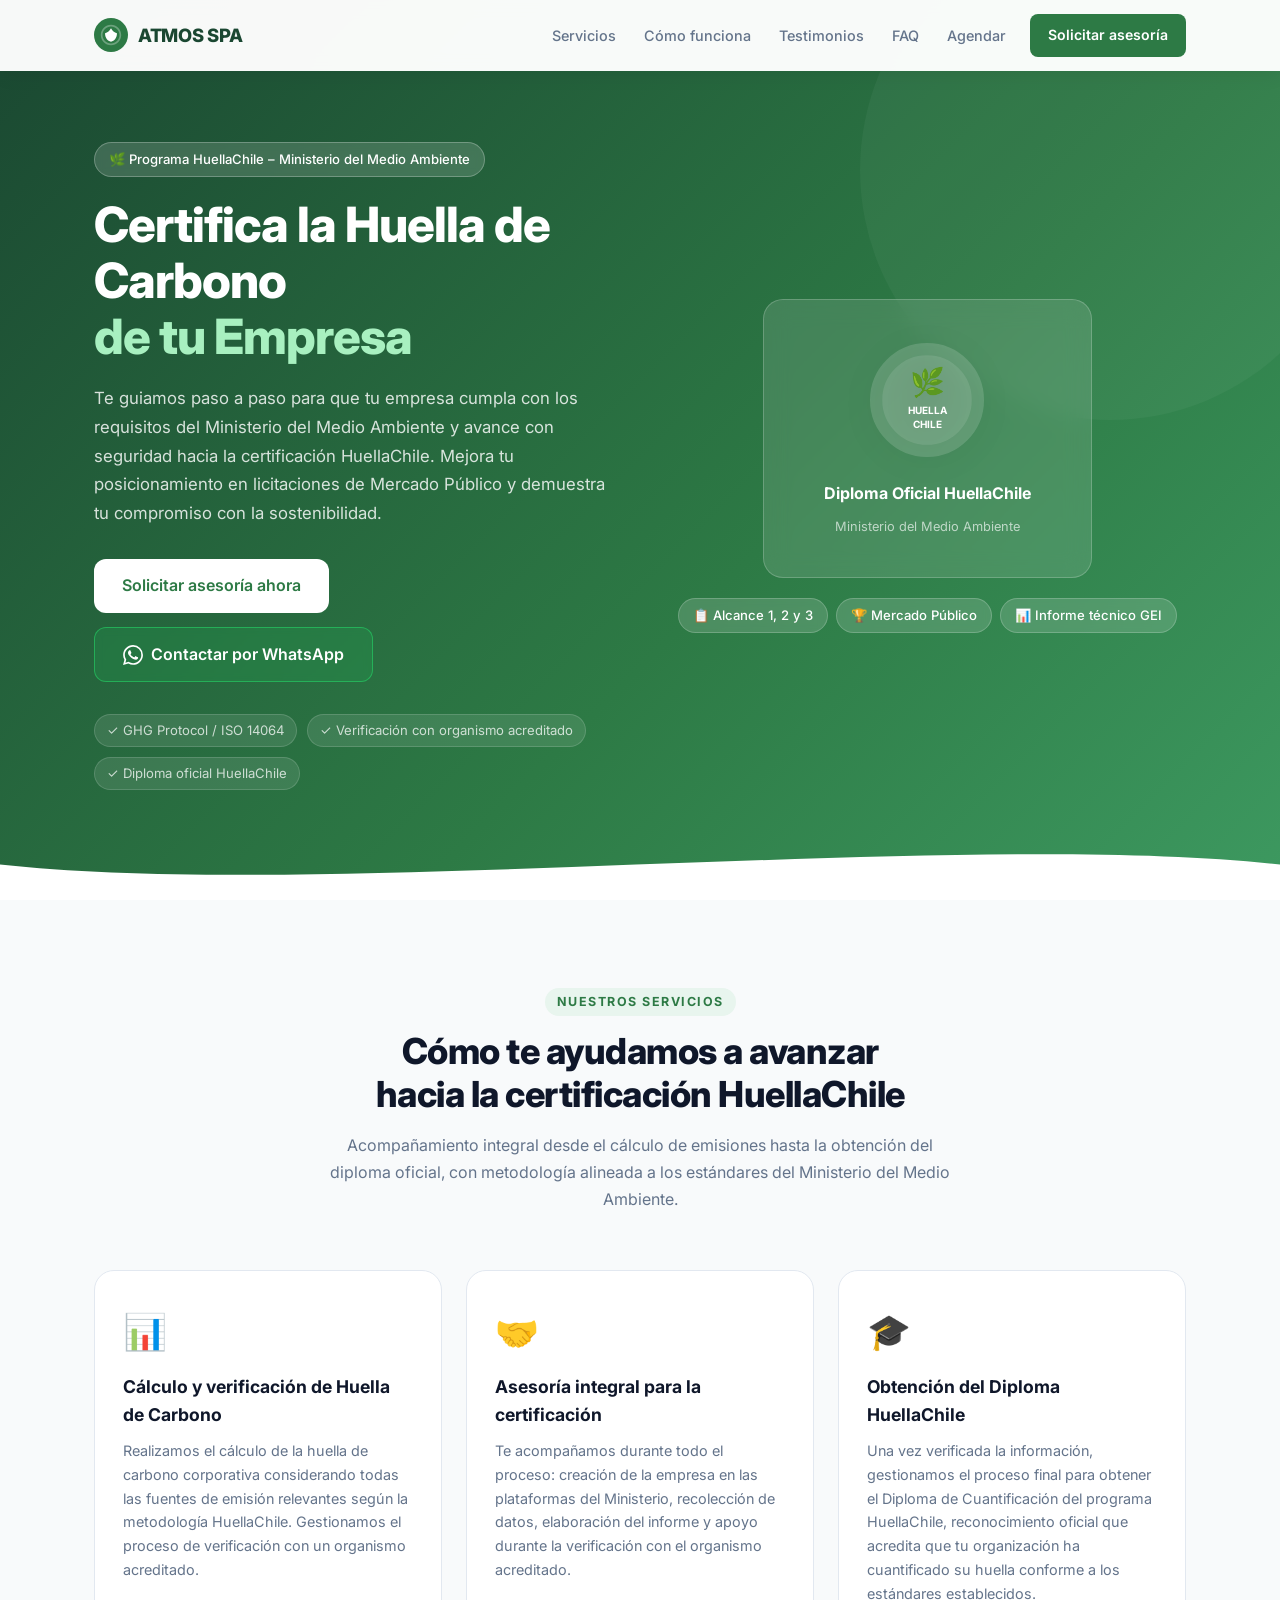
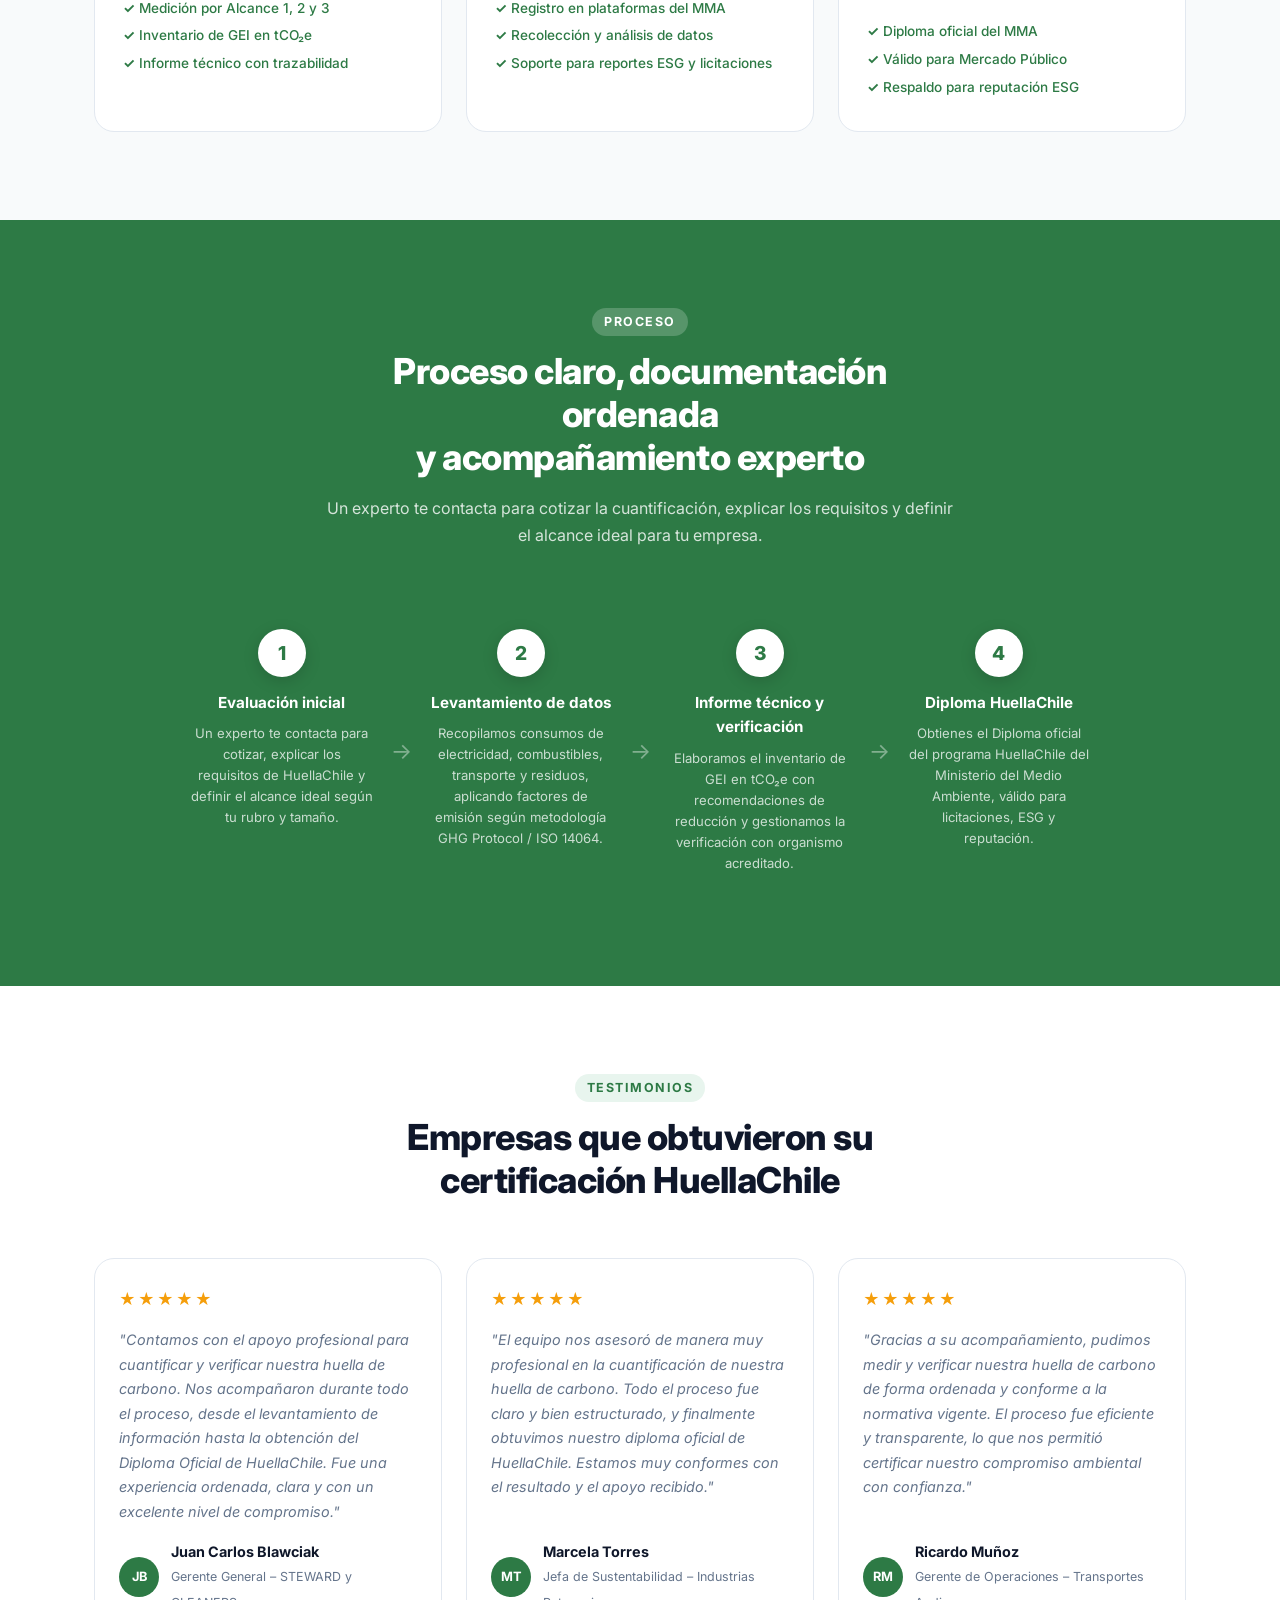
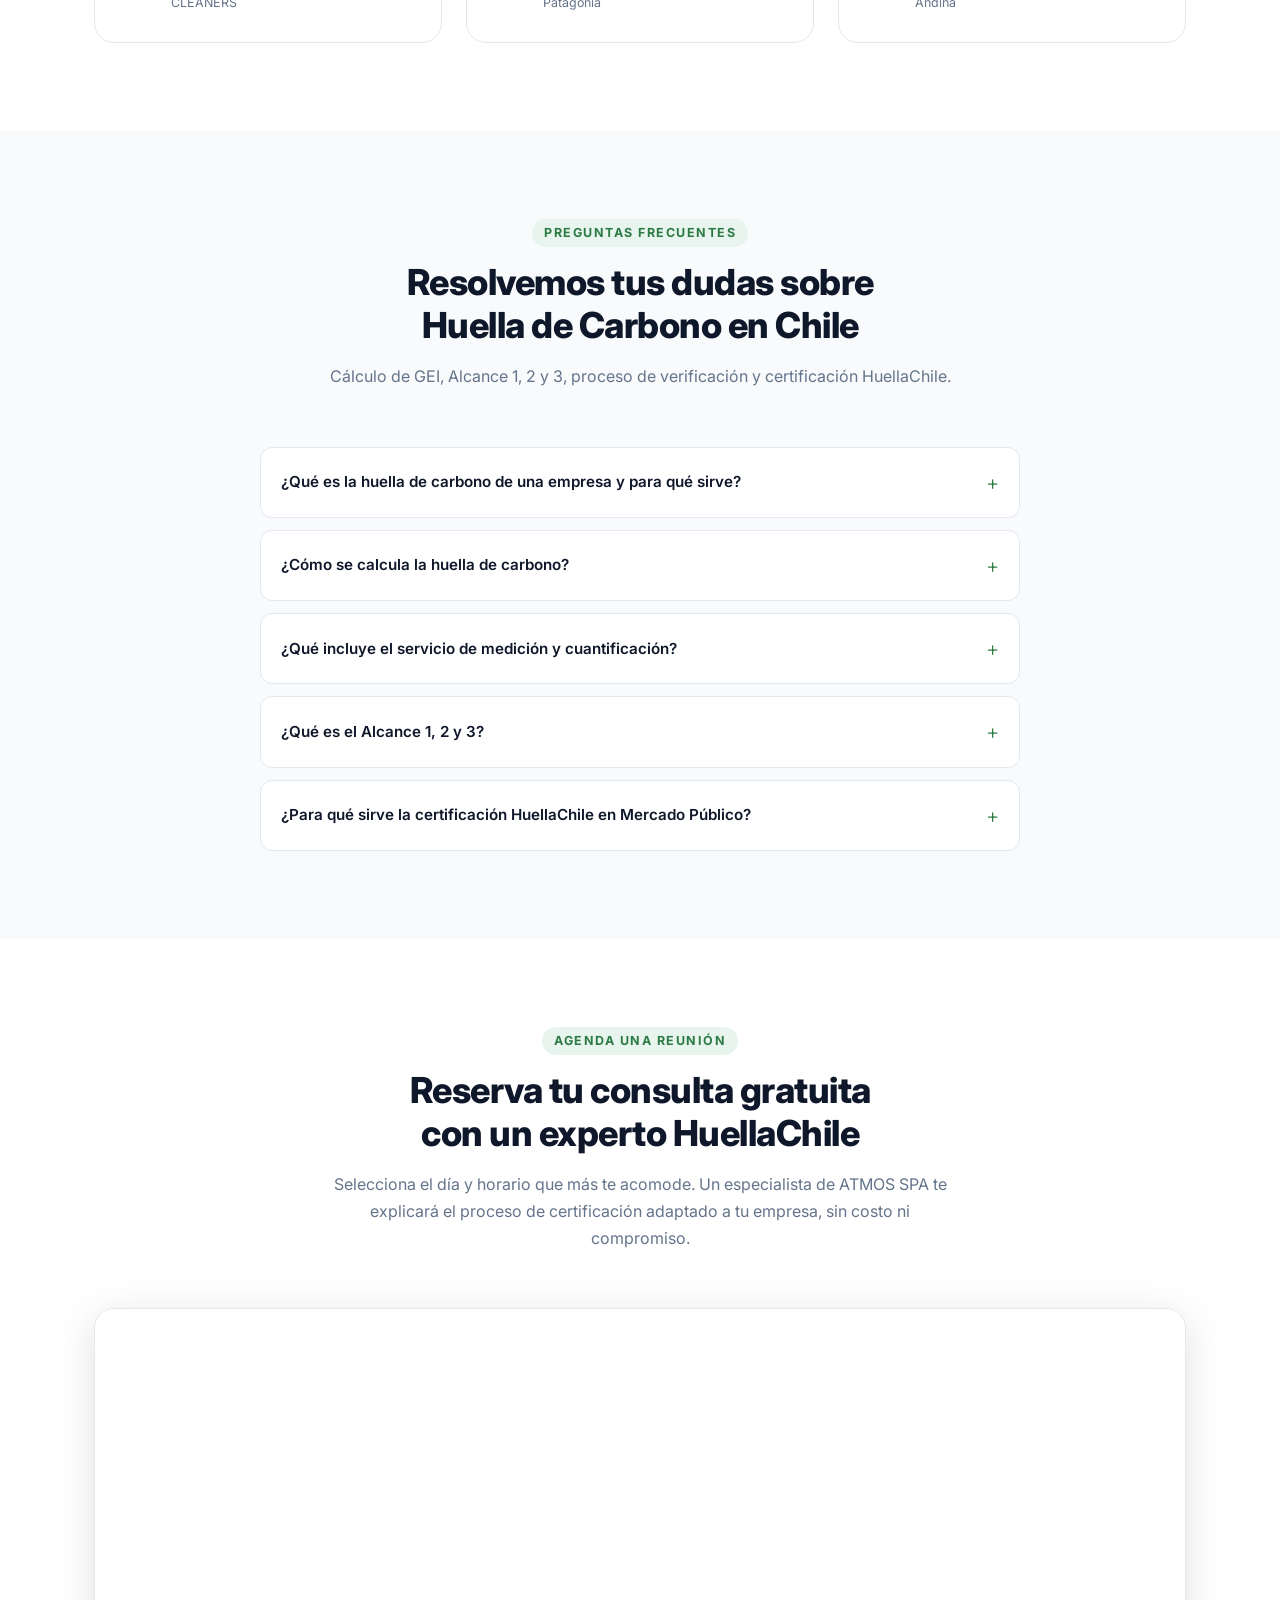
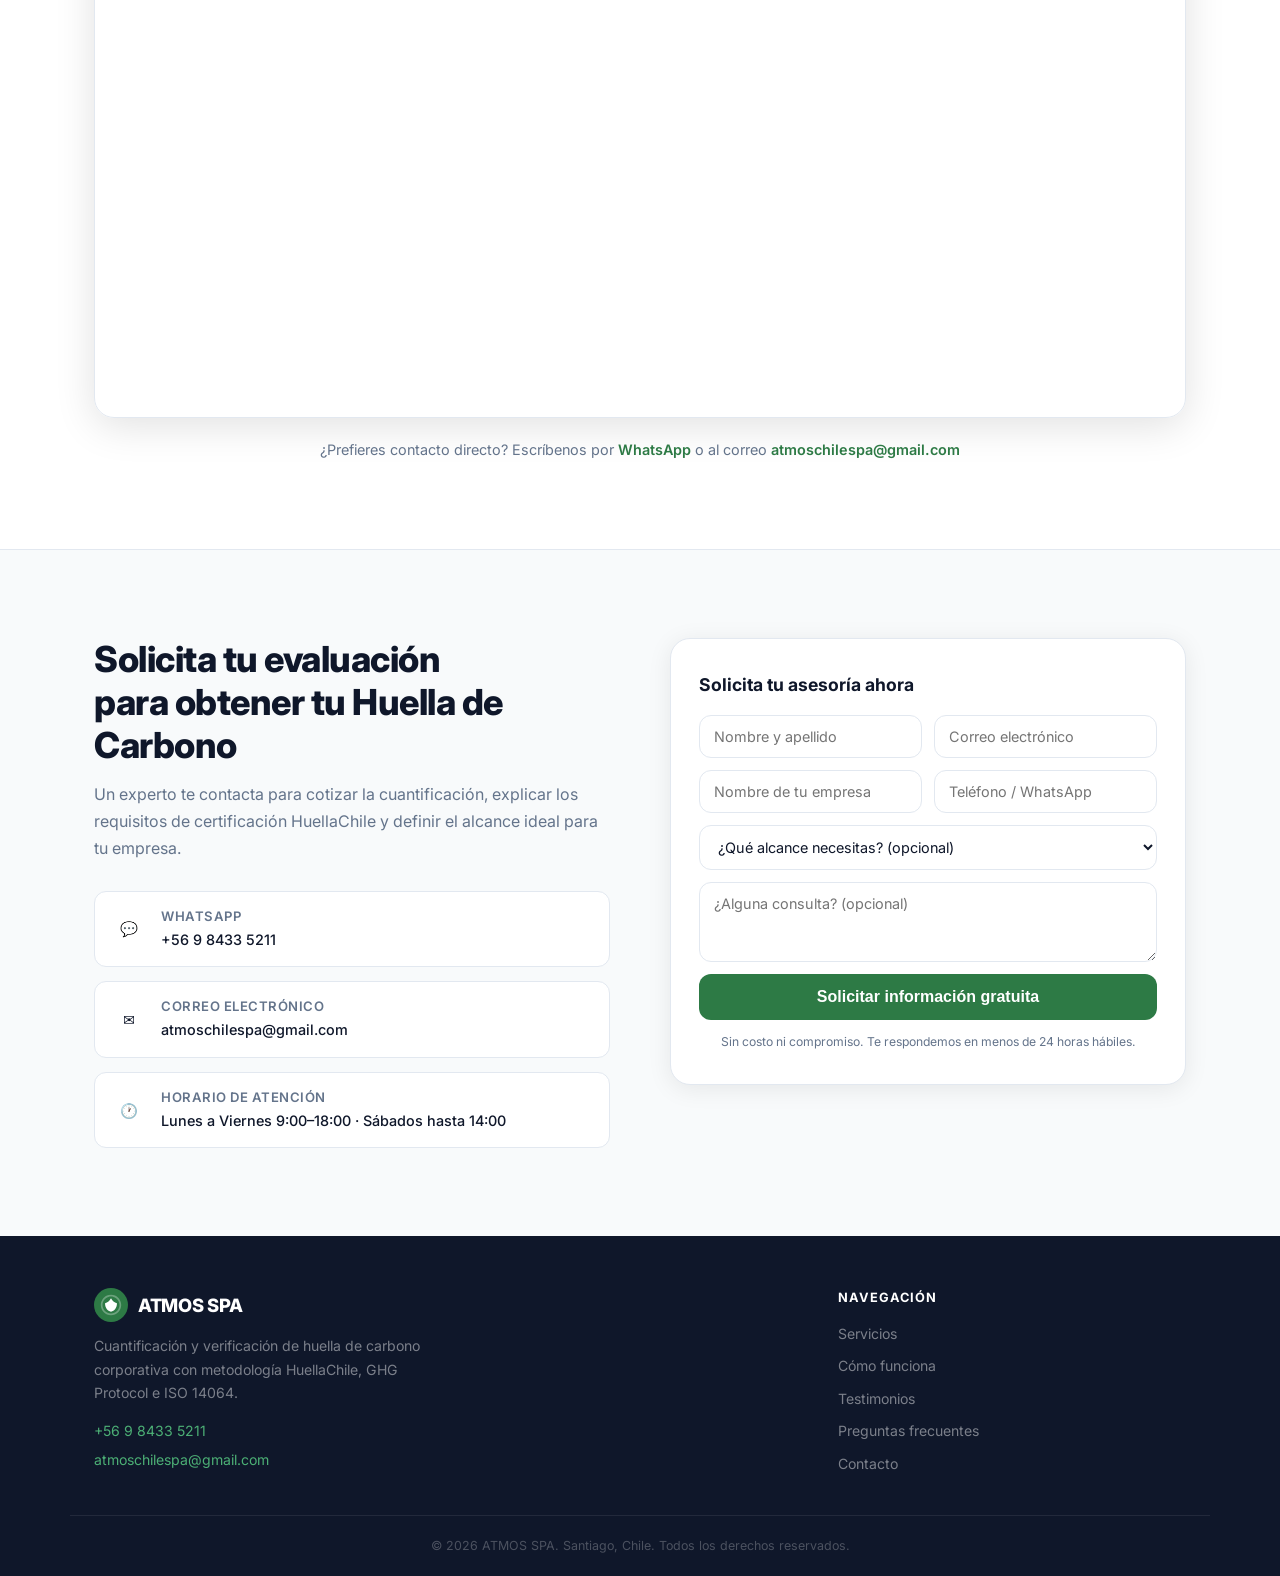
<file: index.html>
<!DOCTYPE html>
<html lang="es">
<head>
  <meta charset="UTF-8" />
  <meta name="viewport" content="width=device-width, initial-scale=1.0" />
  <meta name="description" content="Obtén tu Certificación HuellaChile con ATMOS SPA. Calculamos y verificamos la huella de carbono de tu empresa según el Ministerio del Medio Ambiente. ¡Solicita tu evaluación gratuita hoy!" />
  <meta name="keywords" content="HuellaChile, certificación huella de carbono, huella de carbono empresa Chile, GHG Protocol, ISO 14064, emisiones GEI tCO2e, Mercado Público sostenibilidad, diploma HuellaChile, cuantificación carbono Chile" />
  <meta name="robots" content="index, follow" />
  <meta name="author" content="ATMOS SPA" />
  <!-- Open Graph -->
  <meta property="og:title" content="Certificación HuellaChile para tu Empresa – ATMOS SPA" />
  <meta property="og:description" content="Calcula, verifica y certifica la huella de carbono de tu organización con acompañamiento experto. Diploma oficial HuellaChile para licitaciones y ESG." />
  <meta property="og:type" content="website" />
  <meta property="og:url" content="https://sellocarbono.cl" />
  <meta property="og:locale" content="es_CL" />
  <!-- Twitter Card -->
  <meta name="twitter:card" content="summary_large_image" />
  <meta name="twitter:title" content="Certificación HuellaChile – ATMOS SPA" />
  <meta name="twitter:description" content="Obtén el Diploma HuellaChile del Ministerio del Medio Ambiente. Proceso claro, verificado y con acompañamiento experto." />
  <title>Certificación HuellaChile para Empresas en Chile | ATMOS SPA</title>
  <link rel="canonical" href="https://sellocarbono.cl" />
  <link rel="stylesheet" href="styles.css" />
  <link rel="preconnect" href="https://fonts.googleapis.com" />
  <link href="https://fonts.googleapis.com/css2?family=Inter:wght@400;500;600;700;800&display=swap" rel="stylesheet" />
</head>
<body>

  <!-- HEADER -->
  <header class="header" id="header">
    <div class="container header__inner">
      <a href="#" class="logo">
        <svg class="logo__icon" viewBox="0 0 40 40" fill="none" xmlns="http://www.w3.org/2000/svg">
          <circle cx="20" cy="20" r="20" fill="#2d7a45"/>
          <path d="M20 8C13.4 8 8 13.4 8 20s5.4 12 12 12 12-5.4 12-12S26.6 8 20 8zm0 2c5.5 0 10 4.5 10 10S25.5 30 20 30 10 25.5 10 20 14.5 10 20 10z" fill="white" opacity="0.3"/>
          <path d="M20 12c-1.5 3-4 5-7 6 0 5.5 3 9 7 10 4-1 7-4.5 7-10-3-1-5.5-3-7-6z" fill="white"/>
        </svg>
        <span class="logo__text">ATMOS SPA</span>
      </a>
      <nav class="nav" id="nav">
        <a href="#servicios" class="nav__link">Servicios</a>
        <a href="#como-funciona" class="nav__link">Cómo funciona</a>
        <a href="#testimonios" class="nav__link">Testimonios</a>
        <a href="#faq" class="nav__link">FAQ</a>
        <a href="#agendar" class="nav__link">Agendar</a>
        <a href="#contacto" class="nav__btn">Solicitar asesoría</a>
      </nav>
      <button class="nav__toggle" id="navToggle" aria-label="Abrir menú">
        <span></span><span></span><span></span>
      </button>
    </div>
  </header>

  <!-- HERO -->
  <section class="hero">
    <div class="container hero__inner">
      <div class="hero__content">
        <span class="badge">🌿 Programa HuellaChile – Ministerio del Medio Ambiente</span>
        <h1 class="hero__title">Certifica la Huella de Carbono<br /><em>de tu Empresa</em></h1>
        <p class="hero__subtitle">
          Te guiamos paso a paso para que tu empresa cumpla con los requisitos del Ministerio del Medio Ambiente y avance con seguridad hacia la certificación HuellaChile. Mejora tu posicionamiento en licitaciones de Mercado Público y demuestra tu compromiso con la sostenibilidad.
        </p>
        <div class="hero__actions">
          <a href="#contacto" class="btn btn--primary">Solicitar asesoría ahora</a>
          <a href="https://wa.me/56984335211?text=Hola%2C%20me%20interesa%20obtener%20la%20certificaci%C3%B3n%20HuellaChile%20para%20mi%20empresa." class="btn btn--whatsapp" target="_blank" rel="noopener">
            <svg viewBox="0 0 24 24" fill="currentColor" width="20" height="20"><path d="M17.472 14.382c-.297-.149-1.758-.867-2.03-.967-.273-.099-.471-.148-.67.15-.197.297-.767.966-.94 1.164-.173.199-.347.223-.644.075-.297-.15-1.255-.463-2.39-1.475-.883-.788-1.48-1.761-1.653-2.059-.173-.297-.018-.458.13-.606.134-.133.298-.347.446-.52.149-.174.198-.298.298-.497.099-.198.05-.371-.025-.52-.075-.149-.669-1.612-.916-2.207-.242-.579-.487-.5-.669-.51-.173-.008-.371-.01-.57-.01-.198 0-.52.074-.792.372-.272.297-1.04 1.016-1.04 2.479 0 1.462 1.065 2.875 1.213 3.074.149.198 2.096 3.2 5.077 4.487.709.306 1.262.489 1.694.625.712.227 1.36.195 1.871.118.571-.085 1.758-.719 2.006-1.413.248-.694.248-1.289.173-1.413-.074-.124-.272-.198-.57-.347m-5.421 7.403h-.004a9.87 9.87 0 01-5.031-1.378l-.361-.214-3.741.982.998-3.648-.235-.374a9.86 9.86 0 01-1.51-5.26c.001-5.45 4.436-9.884 9.888-9.884 2.64 0 5.122 1.03 6.988 2.898a9.825 9.825 0 012.893 6.994c-.003 5.45-4.437 9.884-9.885 9.884m8.413-18.297A11.815 11.815 0 0012.05 0C5.495 0 .16 5.335.157 11.892c0 2.096.547 4.142 1.588 5.945L.057 24l6.305-1.654a11.882 11.882 0 005.683 1.448h.005c6.554 0 11.89-5.335 11.893-11.893a11.821 11.821 0 00-3.48-8.413z"/></svg>
            Contactar por WhatsApp
          </a>
        </div>
        <div class="hero__trust">
          <div class="trust-item">✓ GHG Protocol / ISO 14064</div>
          <div class="trust-item">✓ Verificación con organismo acreditado</div>
          <div class="trust-item">✓ Diploma oficial HuellaChile</div>
        </div>
      </div>
      <div class="hero__visual">
        <div class="hero__card">
          <div class="hero__card-seal">
            <svg viewBox="0 0 120 120" fill="none" xmlns="http://www.w3.org/2000/svg" width="120" height="120">
              <circle cx="60" cy="60" r="56" fill="white" opacity="0.15" stroke="white" stroke-width="2"/>
              <circle cx="60" cy="60" r="44" fill="white" opacity="0.1" stroke="white" stroke-width="1.5"/>
              <text x="60" y="52" text-anchor="middle" fill="white" font-size="28" font-family="Inter,sans-serif">🌿</text>
              <text x="60" y="74" text-anchor="middle" fill="white" font-size="10" font-family="Inter,sans-serif" font-weight="700">HUELLA</text>
              <text x="60" y="88" text-anchor="middle" fill="white" font-size="10" font-family="Inter,sans-serif" font-weight="700">CHILE</text>
            </svg>
          </div>
          <p class="hero__card-label">Diploma Oficial HuellaChile</p>
          <p class="hero__card-sub">Ministerio del Medio Ambiente</p>
        </div>
        <div class="hero__stat-pills">
          <div class="stat-pill">📋 Alcance 1, 2 y 3</div>
          <div class="stat-pill">🏆 Mercado Público</div>
          <div class="stat-pill">📊 Informe técnico GEI</div>
        </div>
      </div>
    </div>
    <div class="hero__wave">
      <svg viewBox="0 0 1440 80" xmlns="http://www.w3.org/2000/svg" preserveAspectRatio="none">
        <path d="M0,40 C360,80 1080,0 1440,40 L1440,80 L0,80 Z" fill="#ffffff"/>
      </svg>
    </div>
  </section>

  <!-- PROPUESTA DE VALOR -->
  <section class="section section--light" id="servicios">
    <div class="container">
      <div class="section__header">
        <span class="section__tag">Nuestros servicios</span>
        <h2 class="section__title">Cómo te ayudamos a avanzar<br />hacia la certificación HuellaChile</h2>
        <p class="section__desc">
          Acompañamiento integral desde el cálculo de emisiones hasta la obtención del diploma oficial, con metodología alineada a los estándares del Ministerio del Medio Ambiente.
        </p>
      </div>
      <div class="cards">
        <div class="card">
          <div class="card__icon">📊</div>
          <h3>Cálculo y verificación de Huella de Carbono</h3>
          <p>Realizamos el cálculo de la huella de carbono corporativa considerando todas las fuentes de emisión relevantes según la metodología HuellaChile. Gestionamos el proceso de verificación con un organismo acreditado.</p>
          <ul class="card__list">
            <li>Medición por Alcance 1, 2 y 3</li>
            <li>Inventario de GEI en tCO₂e</li>
            <li>Informe técnico con trazabilidad</li>
          </ul>
        </div>
        <div class="card">
          <div class="card__icon">🤝</div>
          <h3>Asesoría integral para la certificación</h3>
          <p>Te acompañamos durante todo el proceso: creación de la empresa en las plataformas del Ministerio, recolección de datos, elaboración del informe y apoyo durante la verificación con el organismo acreditado.</p>
          <ul class="card__list">
            <li>Registro en plataformas del MMA</li>
            <li>Recolección y análisis de datos</li>
            <li>Soporte para reportes ESG y licitaciones</li>
          </ul>
        </div>
        <div class="card">
          <div class="card__icon">🎓</div>
          <h3>Obtención del Diploma HuellaChile</h3>
          <p>Una vez verificada la información, gestionamos el proceso final para obtener el Diploma de Cuantificación del programa HuellaChile, reconocimiento oficial que acredita que tu organización ha cuantificado su huella conforme a los estándares establecidos.</p>
          <ul class="card__list">
            <li>Diploma oficial del MMA</li>
            <li>Válido para Mercado Público</li>
            <li>Respaldo para reputación ESG</li>
          </ul>
        </div>
      </div>
    </div>
  </section>

  <!-- CÓMO FUNCIONA -->
  <section class="section section--green" id="como-funciona">
    <div class="container">
      <div class="section__header section__header--light">
        <span class="section__tag section__tag--light">Proceso</span>
        <h2 class="section__title" style="color:white">Proceso claro, documentación ordenada<br />y acompañamiento experto</h2>
        <p class="section__desc" style="color:rgba(255,255,255,0.8)">Un experto te contacta para cotizar la cuantificación, explicar los requisitos y definir el alcance ideal para tu empresa.</p>
      </div>
      <div class="steps">
        <div class="step">
          <div class="step__number">1</div>
          <div class="step__content">
            <h4>Evaluación inicial</h4>
            <p>Un experto te contacta para cotizar, explicar los requisitos de HuellaChile y definir el alcance ideal según tu rubro y tamaño.</p>
          </div>
        </div>
        <div class="step__arrow">→</div>
        <div class="step">
          <div class="step__number">2</div>
          <div class="step__content">
            <h4>Levantamiento de datos</h4>
            <p>Recopilamos consumos de electricidad, combustibles, transporte y residuos, aplicando factores de emisión según metodología GHG Protocol / ISO 14064.</p>
          </div>
        </div>
        <div class="step__arrow">→</div>
        <div class="step">
          <div class="step__number">3</div>
          <div class="step__content">
            <h4>Informe técnico y verificación</h4>
            <p>Elaboramos el inventario de GEI en tCO₂e con recomendaciones de reducción y gestionamos la verificación con organismo acreditado.</p>
          </div>
        </div>
        <div class="step__arrow">→</div>
        <div class="step">
          <div class="step__number">4</div>
          <div class="step__content">
            <h4>Diploma HuellaChile</h4>
            <p>Obtienes el Diploma oficial del programa HuellaChile del Ministerio del Medio Ambiente, válido para licitaciones, ESG y reputación.</p>
          </div>
        </div>
      </div>
    </div>
  </section>

  <!-- TESTIMONIOS -->
  <section class="section" id="testimonios">
    <div class="container">
      <div class="section__header">
        <span class="section__tag">Testimonios</span>
        <h2 class="section__title">Empresas que obtuvieron su<br />certificación HuellaChile</h2>
      </div>
      <div class="testimonials">
        <div class="testimonial">
          <div class="testimonial__stars">★★★★★</div>
          <p class="testimonial__text">"Contamos con el apoyo profesional para cuantificar y verificar nuestra huella de carbono. Nos acompañaron durante todo el proceso, desde el levantamiento de información hasta la obtención del Diploma Oficial de HuellaChile. Fue una experiencia ordenada, clara y con un excelente nivel de compromiso."</p>
          <div class="testimonial__author">
            <div class="testimonial__avatar">JB</div>
            <div>
              <strong>Juan Carlos Blawciak</strong>
              <span>Gerente General – STEWARD y CLEANERS</span>
            </div>
          </div>
        </div>
        <div class="testimonial">
          <div class="testimonial__stars">★★★★★</div>
          <p class="testimonial__text">"El equipo nos asesoró de manera muy profesional en la cuantificación de nuestra huella de carbono. Todo el proceso fue claro y bien estructurado, y finalmente obtuvimos nuestro diploma oficial de HuellaChile. Estamos muy conformes con el resultado y el apoyo recibido."</p>
          <div class="testimonial__author">
            <div class="testimonial__avatar">MT</div>
            <div>
              <strong>Marcela Torres</strong>
              <span>Jefa de Sustentabilidad – Industrias Patagonia</span>
            </div>
          </div>
        </div>
        <div class="testimonial">
          <div class="testimonial__stars">★★★★★</div>
          <p class="testimonial__text">"Gracias a su acompañamiento, pudimos medir y verificar nuestra huella de carbono de forma ordenada y conforme a la normativa vigente. El proceso fue eficiente y transparente, lo que nos permitió certificar nuestro compromiso ambiental con confianza."</p>
          <div class="testimonial__author">
            <div class="testimonial__avatar">RM</div>
            <div>
              <strong>Ricardo Muñoz</strong>
              <span>Gerente de Operaciones – Transportes Andina</span>
            </div>
          </div>
        </div>
      </div>
    </div>
  </section>

  <!-- FAQ -->
  <section class="section section--light" id="faq">
    <div class="container">
      <div class="section__header">
        <span class="section__tag">Preguntas frecuentes</span>
        <h2 class="section__title">Resolvemos tus dudas sobre<br />Huella de Carbono en Chile</h2>
        <p class="section__desc">Cálculo de GEI, Alcance 1, 2 y 3, proceso de verificación y certificación HuellaChile.</p>
      </div>
      <div class="faq-list">
        <details class="faq-item">
          <summary>¿Qué es la huella de carbono de una empresa y para qué sirve?</summary>
          <p>La huella de carbono corporativa es la medición de emisiones de gases de efecto invernadero (GEI) expresadas en tCO₂e. Sirve para identificar tus principales fuentes de emisión, reducir costos energéticos, fortalecer el cumplimiento ESG y mejorar tu posición en licitaciones de Mercado Público y auditorías.</p>
        </details>
        <details class="faq-item">
          <summary>¿Cómo se calcula la huella de carbono?</summary>
          <p>Se calcula recopilando datos de consumo y actividad (electricidad, combustibles, transporte, residuos) y aplicando factores de emisión según metodología GHG Protocol o ISO 14064. El resultado se consolida en un inventario de GEI y un informe con trazabilidad para revisión interna o verificación externa.</p>
        </details>
        <details class="faq-item">
          <summary>¿Qué incluye el servicio de medición y cuantificación?</summary>
          <p>Incluye levantamiento de información, definición de límites organizacionales, cálculo de emisiones GEI por Alcance 1, 2 y 3 (según corresponda), reporte técnico en tCO₂e, recomendaciones de reducción, y un plan de trabajo con checklist de documentos para acelerar el proceso de verificación.</p>
        </details>
        <details class="faq-item">
          <summary>¿Qué es el Alcance 1, 2 y 3?</summary>
          <p><strong>Alcance 1:</strong> Emisiones directas de fuentes que posee o controla la organización (combustibles, flota propia). <strong>Alcance 2:</strong> Emisiones indirectas por consumo de electricidad. <strong>Alcance 3:</strong> Otras emisiones indirectas de la cadena de valor (proveedores, transporte de carga, viajes de negocios, residuos).</p>
        </details>
        <details class="faq-item">
          <summary>¿Para qué sirve la certificación HuellaChile en Mercado Público?</summary>
          <p>El Diploma HuellaChile mejora tu posicionamiento en licitaciones del Estado, ya que muchas bases de licitación otorgan puntaje adicional a empresas con acreditación ambiental. Además, fortalece tu reputación ESG ante clientes, inversionistas y organismos reguladores.</p>
        </details>
      </div>
    </div>
  </section>

  <!-- CALENDARIO -->
  <section class="section" id="agendar">
    <div class="container">
      <div class="section__header">
        <span class="section__tag">Agenda una reunión</span>
        <h2 class="section__title">Reserva tu consulta gratuita<br />con un experto HuellaChile</h2>
        <p class="section__desc">Selecciona el día y horario que más te acomode. Un especialista de ATMOS SPA te explicará el proceso de certificación adaptado a tu empresa, sin costo ni compromiso.</p>
      </div>
      <div class="calendar-wrapper">
        <iframe src="https://calendar.app.google/nQ89Q3jcxziD949r9" style="border:0" width="100%" height="700" frameborder="0" scrolling="yes" title="Agendar consulta ATMOS SPA"></iframe>
      </div>
      <p class="calendar-note">¿Prefieres contacto directo? Escríbenos por <a href="https://wa.me/56984335211" target="_blank" rel="noopener">WhatsApp</a> o al correo <a href="mailto:atmoschilespa@gmail.com">atmoschilespa@gmail.com</a></p>
    </div>
  </section>

  <!-- CONTACTO / CTA -->
  <section class="section section--cta" id="contacto">
    <div class="container">
      <div class="cta__inner">
        <div class="cta__text">
          <h2>Solicita tu evaluación<br />para obtener tu Huella de Carbono</h2>
          <p>Un experto te contacta para cotizar la cuantificación, explicar los requisitos de certificación HuellaChile y definir el alcance ideal para tu empresa.</p>
          <div class="cta__contact-info">
            <a href="https://wa.me/56984335211" class="contact-link" target="_blank" rel="noopener">
              <span class="contact-link__icon">💬</span>
              <div>
                <strong>WhatsApp</strong>
                <span>+56 9 8433 5211</span>
              </div>
            </a>
            <a href="mailto:atmoschilespa@gmail.com" class="contact-link">
              <span class="contact-link__icon">✉️</span>
              <div>
                <strong>Correo electrónico</strong>
                <span>atmoschilespa@gmail.com</span>
              </div>
            </a>
            <div class="contact-link">
              <span class="contact-link__icon">🕐</span>
              <div>
                <strong>Horario de atención</strong>
                <span>Lunes a Viernes 9:00–18:00 · Sábados hasta 14:00</span>
              </div>
            </div>
          </div>
        </div>
        <form class="cta__form" id="contactForm">
          <h3 class="form__title">Solicita tu asesoría ahora</h3>
          <div class="form__row">
            <input type="text" name="nombre" placeholder="Nombre y apellido" required />
            <input type="email" name="email" placeholder="Correo electrónico" required />
          </div>
          <div class="form__row">
            <input type="text" name="empresa" placeholder="Nombre de tu empresa" />
            <input type="tel" name="telefono" placeholder="Teléfono / WhatsApp" />
          </div>
          <select name="alcance">
            <option value="" disabled selected>¿Qué alcance necesitas? (opcional)</option>
            <option>Alcance 1 y 2</option>
            <option>Alcance 1, 2 y 3</option>
            <option>No lo sé aún</option>
          </select>
          <textarea name="mensaje" rows="3" placeholder="¿Alguna consulta? (opcional)"></textarea>
          <button type="submit" class="btn btn--primary btn--full" id="submitBtn">Solicitar información gratuita</button>
          <p class="form__note">Sin costo ni compromiso. Te respondemos en menos de 24 horas hábiles.</p>
          <p class="form__error" id="formError" style="display:none">❌ Hubo un error. Intenta nuevamente o escríbenos por WhatsApp.</p>
        </form>
        <script>
          document.getElementById('contactForm').addEventListener('submit', async function(e) {
            e.preventDefault();
            const btn = document.getElementById('submitBtn');
            btn.disabled = true;
            btn.textContent = 'Enviando...';
            try {
              const res = await fetch('https://formspree.io/f/meepldvj', {
                method: 'POST',
                body: new FormData(this),
                headers: { 'Accept': 'application/json' }
              });
              if (res.ok) {
                window.location.href = '/gracias.html';
              } else {
                throw new Error('Error');
              }
            } catch {
              document.getElementById('formError').style.display = 'block';
              btn.disabled = false;
              btn.textContent = 'Solicitar información gratuita';
            }
          });
        </script>
      </div>
    </div>
  </section>

  <!-- FOOTER -->
  <footer class="footer">
    <div class="container footer__inner">
      <div class="footer__brand">
        <a href="#" class="logo">
          <svg class="logo__icon" viewBox="0 0 40 40" fill="none" xmlns="http://www.w3.org/2000/svg">
            <circle cx="20" cy="20" r="20" fill="#2d7a45"/>
            <path d="M20 8C13.4 8 8 13.4 8 20s5.4 12 12 12 12-5.4 12-12S26.6 8 20 8zm0 2c5.5 0 10 4.5 10 10S25.5 30 20 30 10 25.5 10 20 14.5 10 20 10z" fill="white" opacity="0.3"/>
            <path d="M20 12c-1.5 3-4 5-7 6 0 5.5 3 9 7 10 4-1 7-4.5 7-10-3-1-5.5-3-7-6z" fill="white"/>
          </svg>
          <span class="logo__text">ATMOS SPA</span>
        </a>
        <p>Cuantificación y verificación de huella de carbono corporativa con metodología HuellaChile, GHG Protocol e ISO 14064.</p>
        <div class="footer__contact">
          <a href="https://wa.me/56984335211" target="_blank" rel="noopener">+56 9 8433 5211</a>
          <a href="mailto:atmoschilespa@gmail.com">atmoschilespa@gmail.com</a>
        </div>
      </div>
      <nav class="footer__nav">
        <h5>Navegación</h5>
        <a href="#servicios">Servicios</a>
        <a href="#como-funciona">Cómo funciona</a>
        <a href="#testimonios">Testimonios</a>
        <a href="#faq">Preguntas frecuentes</a>
        <a href="#contacto">Contacto</a>
      </nav>
    </div>
    <div class="footer__bottom">
      <p>© 2026 ATMOS SPA. Santiago, Chile. Todos los derechos reservados.</p>
    </div>
  </footer>

  <script>
    // Sticky header
    const header = document.getElementById('header');
    window.addEventListener('scroll', () => {
      header.classList.toggle('header--scrolled', window.scrollY > 20);
    });

    // Mobile nav toggle
    const navToggle = document.getElementById('navToggle');
    const nav = document.getElementById('nav');
    navToggle.addEventListener('click', () => {
      nav.classList.toggle('nav--open');
      navToggle.classList.toggle('nav__toggle--open');
    });

    document.querySelectorAll('.nav__link, .nav__btn').forEach(link => {
      link.addEventListener('click', () => {
        nav.classList.remove('nav--open');
        navToggle.classList.remove('nav__toggle--open');
      });
    });

    // Smooth scroll
    document.querySelectorAll('a[href^="#"]').forEach(anchor => {
      anchor.addEventListener('click', function(e) {
        const target = document.querySelector(this.getAttribute('href'));
        if (target) {
          e.preventDefault();
          target.scrollIntoView({ behavior: 'smooth', block: 'start' });
        }
      });
    });

    // Contact form

    // Intersection observer for animations
    const observer = new IntersectionObserver((entries) => {
      entries.forEach(entry => {
        if (entry.isIntersecting) {
          entry.target.classList.add('visible');
        }
      });
    }, { threshold: 0.1 });

    document.querySelectorAll('.card, .step, .testimonial, .faq-item').forEach(el => observer.observe(el));
  </script>
</body>
</html>
</file>
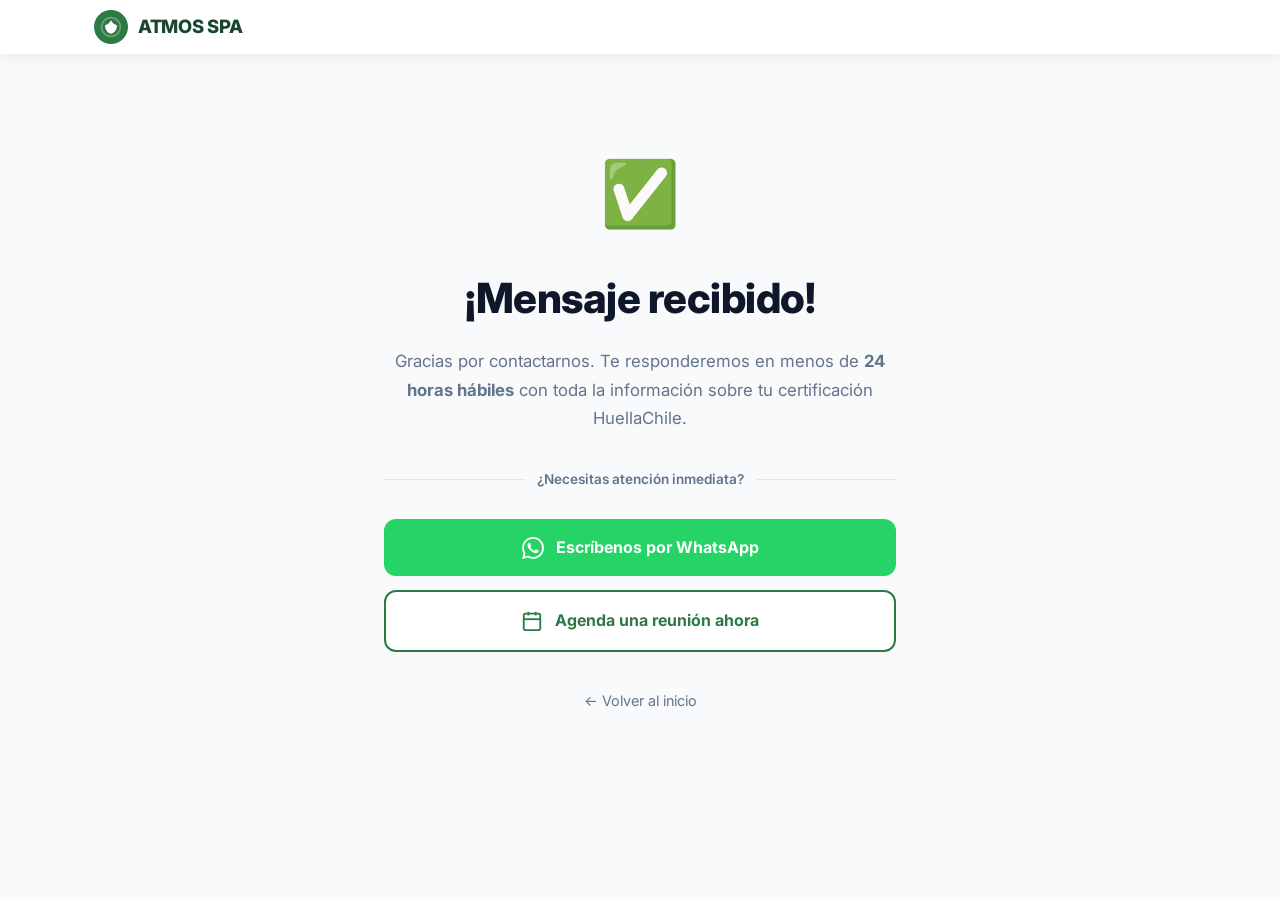
<file: gracias.html>
<!DOCTYPE html>
<html lang="es">
<head>
  <meta charset="UTF-8" />
  <meta name="viewport" content="width=device-width, initial-scale=1.0" />
  <meta name="robots" content="noindex" />
  <title>¡Mensaje recibido! – ATMOS SPA</title>
  <link rel="stylesheet" href="styles.css" />
  <link rel="preconnect" href="https://fonts.googleapis.com" />
  <link href="https://fonts.googleapis.com/css2?family=Inter:wght@400;500;600;700;800&display=swap" rel="stylesheet" />
</head>
<body>

  <header class="header header--scrolled">
    <div class="container header__inner">
      <a href="/" class="logo">
        <svg class="logo__icon" viewBox="0 0 40 40" fill="none" xmlns="http://www.w3.org/2000/svg">
          <circle cx="20" cy="20" r="20" fill="#2d7a45"/>
          <path d="M20 8C13.4 8 8 13.4 8 20s5.4 12 12 12 12-5.4 12-12S26.6 8 20 8zm0 2c5.5 0 10 4.5 10 10S25.5 30 20 30 10 25.5 10 20 14.5 10 20 10z" fill="white" opacity="0.3"/>
          <path d="M20 12c-1.5 3-4 5-7 6 0 5.5 3 9 7 10 4-1 7-4.5 7-10-3-1-5.5-3-7-6z" fill="white"/>
        </svg>
        <span class="logo__text">ATMOS SPA</span>
      </a>
    </div>
  </header>

  <section class="gracias">
    <div class="container gracias__inner">
      <div class="gracias__icon">✅</div>
      <h1 class="gracias__title">¡Mensaje recibido!</h1>
      <p class="gracias__subtitle">Gracias por contactarnos. Te responderemos en menos de <strong>24 horas hábiles</strong> con toda la información sobre tu certificación HuellaChile.</p>

      <div class="gracias__divider">
        <span>¿Necesitas atención inmediata?</span>
      </div>

      <div class="gracias__actions">
        <a href="https://wa.me/56984335211?text=Hola%2C%20acabo%20de%20completar%20el%20formulario%20en%20sellocarbono.cl%20y%20quisiera%20hablar%20con%20un%20experto." class="gracias__btn gracias__btn--whatsapp" target="_blank" rel="noopener">
          <svg viewBox="0 0 24 24" fill="currentColor" width="22" height="22"><path d="M17.472 14.382c-.297-.149-1.758-.867-2.03-.967-.273-.099-.471-.148-.67.15-.197.297-.767.966-.94 1.164-.173.199-.347.223-.644.075-.297-.15-1.255-.463-2.39-1.475-.883-.788-1.48-1.761-1.653-2.059-.173-.297-.018-.458.13-.606.134-.133.298-.347.446-.52.149-.174.198-.298.298-.497.099-.198.05-.371-.025-.52-.075-.149-.669-1.612-.916-2.207-.242-.579-.487-.5-.669-.51-.173-.008-.371-.01-.57-.01-.198 0-.52.074-.792.372-.272.297-1.04 1.016-1.04 2.479 0 1.462 1.065 2.875 1.213 3.074.149.198 2.096 3.2 5.077 4.487.709.306 1.262.489 1.694.625.712.227 1.36.195 1.871.118.571-.085 1.758-.719 2.006-1.413.248-.694.248-1.289.173-1.413-.074-.124-.272-.198-.57-.347m-5.421 7.403h-.004a9.87 9.87 0 01-5.031-1.378l-.361-.214-3.741.982.998-3.648-.235-.374a9.86 9.86 0 01-1.51-5.26c.001-5.45 4.436-9.884 9.888-9.884 2.64 0 5.122 1.03 6.988 2.898a9.825 9.825 0 012.893 6.994c-.003 5.45-4.437 9.884-9.885 9.884m8.413-18.297A11.815 11.815 0 0012.05 0C5.495 0 .16 5.335.157 11.892c0 2.096.547 4.142 1.588 5.945L.057 24l6.305-1.654a11.882 11.882 0 005.683 1.448h.005c6.554 0 11.89-5.335 11.893-11.893a11.821 11.821 0 00-3.48-8.413z"/></svg>
          Escríbenos por WhatsApp
        </a>
        <a href="https://calendar.app.google/nQ89Q3jcxziD949r9" class="gracias__btn gracias__btn--calendar" target="_blank" rel="noopener">
          <svg viewBox="0 0 24 24" fill="none" stroke="currentColor" stroke-width="2" width="22" height="22"><rect x="3" y="4" width="18" height="18" rx="2"/><line x1="16" y1="2" x2="16" y2="6"/><line x1="8" y1="2" x2="8" y2="6"/><line x1="3" y1="10" x2="21" y2="10"/></svg>
          Agenda una reunión ahora
        </a>
      </div>

      <a href="/" class="gracias__back">← Volver al inicio</a>
    </div>
  </section>

  <style>
    body { background: var(--gray-50); }

    .gracias {
      min-height: calc(100vh - 64px);
      display: flex;
      align-items: center;
      padding: 80px 0 60px;
    }

    .gracias__inner {
      max-width: 560px;
      margin: 0 auto;
      text-align: center;
    }

    .gracias__icon {
      font-size: 4rem;
      margin-bottom: 20px;
      animation: pop 0.4s ease;
    }

    @keyframes pop {
      0% { transform: scale(0.5); opacity: 0; }
      100% { transform: scale(1); opacity: 1; }
    }

    .gracias__title {
      font-size: clamp(1.8rem, 4vw, 2.6rem);
      font-weight: 800;
      color: var(--gray-900);
      letter-spacing: -0.5px;
      margin-bottom: 16px;
    }

    .gracias__subtitle {
      font-size: 1.05rem;
      color: var(--gray-500);
      line-height: 1.7;
      margin-bottom: 36px;
    }

    .gracias__divider {
      display: flex;
      align-items: center;
      gap: 12px;
      margin-bottom: 28px;
    }

    .gracias__divider::before,
    .gracias__divider::after {
      content: '';
      flex: 1;
      height: 1px;
      background: var(--gray-200);
    }

    .gracias__divider span {
      font-size: 0.85rem;
      font-weight: 600;
      color: var(--gray-500);
      white-space: nowrap;
    }

    .gracias__actions {
      display: flex;
      flex-direction: column;
      gap: 14px;
      margin-bottom: 36px;
    }

    .gracias__btn {
      display: flex;
      align-items: center;
      justify-content: center;
      gap: 12px;
      padding: 16px 28px;
      border-radius: var(--radius);
      font-size: 1rem;
      font-weight: 700;
      text-decoration: none;
      transition: all var(--transition);
    }

    .gracias__btn--whatsapp {
      background: #25d366;
      color: white;
    }

    .gracias__btn--whatsapp:hover {
      background: #1ebe5d;
      transform: translateY(-2px);
      box-shadow: 0 8px 24px rgba(37,211,102,0.35);
    }

    .gracias__btn--calendar {
      background: var(--white);
      color: var(--green-700);
      border: 2px solid var(--green-700);
    }

    .gracias__btn--calendar:hover {
      background: var(--green-100);
      transform: translateY(-2px);
    }

    .gracias__back {
      font-size: 0.9rem;
      color: var(--gray-500);
      text-decoration: none;
      transition: color var(--transition);
    }

    .gracias__back:hover { color: var(--green-700); }
  </style>
</body>
</html>
</file>
<file: styles.css>
/* ===========================
   ATMOS SPA – Sello Carbono
   Paleta: verde + blanco
   =========================== */

*, *::before, *::after {
  box-sizing: border-box;
  margin: 0;
  padding: 0;
}

:root {
  --green-900: #1a4731;
  --green-700: #2d7a45;
  --green-500: #4caf75;
  --green-100: #e8f5ee;
  --white: #ffffff;
  --gray-50: #f8fafb;
  --gray-200: #e2e8f0;
  --gray-500: #64748b;
  --gray-900: #0f172a;

  --font: 'Inter', system-ui, -apple-system, sans-serif;
  --radius: 12px;
  --radius-lg: 20px;
  --shadow: 0 4px 24px rgba(0,0,0,0.08);
  --shadow-md: 0 8px 40px rgba(0,0,0,0.12);
  --transition: 0.25s ease;
}

html { scroll-behavior: smooth; }

body {
  font-family: var(--font);
  color: var(--gray-900);
  background: var(--white);
  line-height: 1.6;
  -webkit-font-smoothing: antialiased;
}

/* ---- UTILITIES ---- */
.container {
  max-width: 1140px;
  margin: 0 auto;
  padding: 0 24px;
}

/* ---- HEADER ---- */
.header {
  position: fixed;
  top: 0; left: 0; right: 0;
  z-index: 100;
  padding: 14px 0;
  background: rgba(255,255,255,0.97);
  box-shadow: 0 2px 20px rgba(0,0,0,0.08);
  backdrop-filter: blur(8px);
}

.header--scrolled {
  padding: 10px 0;
}

.header__inner {
  display: flex;
  align-items: center;
  justify-content: space-between;
}

.logo {
  display: flex;
  align-items: center;
  gap: 10px;
  text-decoration: none;
}

.logo__icon { width: 34px; height: 34px; flex-shrink: 0; }

.logo__text {
  font-size: 1.15rem;
  font-weight: 800;
  color: var(--green-900);
  letter-spacing: -0.3px;
}

.nav {
  display: flex;
  align-items: center;
  gap: 4px;
}

.nav__link {
  text-decoration: none;
  color: var(--gray-500);
  font-size: 0.9rem;
  font-weight: 500;
  padding: 8px 12px;
  border-radius: 8px;
  transition: color var(--transition), background var(--transition);
}

.nav__link:hover {
  color: var(--green-700);
  background: var(--green-100);
}

.nav__btn {
  text-decoration: none;
  color: var(--white);
  background: var(--green-700);
  font-size: 0.88rem;
  font-weight: 600;
  padding: 10px 18px;
  border-radius: 8px;
  margin-left: 8px;
  transition: background var(--transition), transform var(--transition);
  white-space: nowrap;
}

.nav__btn:hover {
  background: var(--green-900);
  transform: translateY(-1px);
}

.nav__toggle {
  display: none;
  flex-direction: column;
  gap: 5px;
  background: none;
  border: none;
  cursor: pointer;
  padding: 4px;
}

.nav__toggle span {
  display: block;
  width: 24px;
  height: 2px;
  background: var(--gray-900);
  border-radius: 2px;
  transition: all var(--transition);
}

/* ---- BUTTONS ---- */
.btn {
  display: inline-flex;
  align-items: center;
  justify-content: center;
  padding: 14px 28px;
  border-radius: var(--radius);
  font-size: 1rem;
  font-weight: 600;
  text-decoration: none;
  cursor: pointer;
  border: none;
  transition: all var(--transition);
}

.btn--primary {
  background: var(--green-700);
  color: var(--white);
}

.btn--primary:hover {
  background: var(--green-900);
  transform: translateY(-2px);
  box-shadow: 0 8px 24px rgba(45,122,69,0.35);
}

.btn--ghost {
  background: transparent;
  color: var(--green-700);
  border: 2px solid var(--green-700);
}

.btn--ghost:hover { background: var(--green-100); }

.btn--whatsapp {
  background: #25d366;
  color: white;
  gap: 8px;
}

.btn--whatsapp:hover {
  background: #1ebe5d;
  transform: translateY(-2px);
  box-shadow: 0 8px 24px rgba(37,211,102,0.4);
}

.hero__actions .btn--whatsapp {
  background: rgba(37,211,102,0.15);
  color: white;
  border: 1.5px solid rgba(37,211,102,0.6);
  backdrop-filter: blur(4px);
}

.hero__actions .btn--whatsapp:hover {
  background: #25d366;
  border-color: #25d366;
  box-shadow: 0 8px 24px rgba(37,211,102,0.4);
}

.btn--full { width: 100%; }

/* ---- HERO ---- */
.hero {
  background: linear-gradient(135deg, var(--green-900) 0%, var(--green-700) 60%, #3d9960 100%);
  min-height: 100vh;
  display: flex;
  align-items: center;
  padding-top: 72px;
  position: relative;
  overflow: hidden;
}

.hero::before {
  content: '';
  position: absolute;
  top: -80px; right: -80px;
  width: 500px; height: 500px;
  border-radius: 50%;
  background: rgba(255,255,255,0.04);
  pointer-events: none;
}

.hero__inner {
  display: grid;
  grid-template-columns: 1fr 1fr;
  gap: 56px;
  align-items: center;
  padding-top: 40px;
  padding-bottom: 80px;
  position: relative;
  z-index: 1;
}

.badge {
  display: inline-block;
  background: rgba(255,255,255,0.15);
  color: var(--white);
  padding: 6px 14px;
  border-radius: 20px;
  font-size: 0.82rem;
  font-weight: 500;
  margin-bottom: 20px;
  border: 1px solid rgba(255,255,255,0.25);
  backdrop-filter: blur(4px);
}

.hero__title {
  font-size: clamp(2rem, 3.8vw, 3.2rem);
  font-weight: 800;
  color: var(--white);
  line-height: 1.15;
  letter-spacing: -1px;
  margin-bottom: 20px;
}

.hero__title em {
  font-style: normal;
  color: #a8f0c0;
}

.hero__subtitle {
  font-size: 1.05rem;
  color: rgba(255,255,255,0.82);
  max-width: 520px;
  margin-bottom: 32px;
  line-height: 1.7;
}

.hero__actions {
  display: flex;
  gap: 14px;
  flex-wrap: wrap;
  margin-bottom: 32px;
}

.hero__actions .btn--primary {
  background: var(--white);
  color: var(--green-700);
}

.hero__actions .btn--primary:hover {
  background: var(--green-100);
  box-shadow: 0 8px 24px rgba(0,0,0,0.2);
}

.hero__actions .btn--ghost {
  color: var(--white);
  border-color: rgba(255,255,255,0.5);
}

.hero__actions .btn--ghost:hover { background: rgba(255,255,255,0.1); }

.hero__trust {
  display: flex;
  flex-wrap: wrap;
  gap: 10px;
}

.trust-item {
  font-size: 0.82rem;
  color: rgba(255,255,255,0.75);
  background: rgba(255,255,255,0.1);
  padding: 5px 12px;
  border-radius: 20px;
  border: 1px solid rgba(255,255,255,0.15);
}

/* Hero visual */
.hero__visual {
  display: flex;
  flex-direction: column;
  align-items: center;
  gap: 20px;
}

.hero__card {
  background: rgba(255,255,255,0.12);
  border: 1px solid rgba(255,255,255,0.2);
  backdrop-filter: blur(12px);
  border-radius: var(--radius-lg);
  padding: 40px 60px;
  display: flex;
  flex-direction: column;
  align-items: center;
  gap: 10px;
  text-align: center;
}

.hero__card-seal { filter: drop-shadow(0 4px 16px rgba(0,0,0,0.2)); }

.hero__card-label {
  color: var(--white);
  font-weight: 700;
  font-size: 1rem;
  margin-top: 4px;
}

.hero__card-sub {
  color: rgba(255,255,255,0.65);
  font-size: 0.8rem;
}

.hero__stat-pills {
  display: flex;
  flex-wrap: wrap;
  gap: 8px;
  justify-content: center;
}

.stat-pill {
  background: rgba(255,255,255,0.15);
  border: 1px solid rgba(255,255,255,0.2);
  color: var(--white);
  font-size: 0.82rem;
  font-weight: 500;
  padding: 6px 14px;
  border-radius: 20px;
  backdrop-filter: blur(4px);
}

.hero__wave {
  position: absolute;
  bottom: 0; left: 0; right: 0;
  line-height: 0;
}

.hero__wave svg { display: block; width: 100%; }

/* ---- SECTIONS ---- */
.section { padding: 88px 0; }
.section--light { background: var(--gray-50); }
.section--green { background: var(--green-700); }

.section__header {
  text-align: center;
  max-width: 640px;
  margin: 0 auto 56px;
}

.section__tag {
  display: inline-block;
  font-size: 0.78rem;
  font-weight: 700;
  text-transform: uppercase;
  letter-spacing: 1.5px;
  color: var(--green-700);
  background: var(--green-100);
  padding: 4px 12px;
  border-radius: 20px;
  margin-bottom: 14px;
}

.section__tag--light {
  background: rgba(255,255,255,0.2);
  color: var(--white);
}

.section__title {
  font-size: clamp(1.7rem, 2.8vw, 2.4rem);
  font-weight: 800;
  line-height: 1.2;
  letter-spacing: -0.5px;
  color: var(--gray-900);
  margin-bottom: 16px;
}

.section__desc {
  color: var(--gray-500);
  font-size: 1rem;
  line-height: 1.7;
}

/* ---- CARDS ---- */
.cards {
  display: grid;
  grid-template-columns: repeat(3, 1fr);
  gap: 24px;
}

.card {
  background: var(--white);
  border: 1px solid var(--gray-200);
  border-radius: var(--radius-lg);
  padding: 32px 28px;
  opacity: 0;
  transform: translateY(20px);
  transition: opacity 0.4s ease, transform 0.4s ease, box-shadow var(--transition);
}

.card.visible { opacity: 1; transform: translateY(0); }
.card:hover { transform: translateY(-6px); box-shadow: var(--shadow-md); }

.card__icon { font-size: 2.2rem; margin-bottom: 14px; }
.card h3 {
  font-size: 1.1rem;
  font-weight: 700;
  color: var(--gray-900);
  margin-bottom: 10px;
}
.card p {
  color: var(--gray-500);
  font-size: 0.9rem;
  line-height: 1.65;
  margin-bottom: 16px;
}

.card__list {
  list-style: none;
  display: flex;
  flex-direction: column;
  gap: 6px;
}

.card__list li {
  font-size: 0.85rem;
  color: var(--green-700);
  font-weight: 500;
  padding-left: 16px;
  position: relative;
}

.card__list li::before {
  content: '✓';
  position: absolute;
  left: 0;
  font-weight: 700;
}

/* ---- STEPS ---- */
.steps {
  display: flex;
  align-items: flex-start;
  justify-content: center;
  flex-wrap: wrap;
  gap: 0;
}

.step {
  flex: 1;
  min-width: 170px;
  max-width: 210px;
  text-align: center;
  padding: 24px 14px;
  border-radius: var(--radius-lg);
  opacity: 0;
  transform: translateY(20px);
  transition: opacity 0.4s ease, transform 0.4s ease, background var(--transition);
}

.step.visible { opacity: 1; transform: translateY(0); }
.step:hover { background: rgba(255,255,255,0.12); }

.step__number {
  width: 48px; height: 48px;
  background: var(--white);
  color: var(--green-700);
  border-radius: 50%;
  display: flex;
  align-items: center;
  justify-content: center;
  font-size: 1.2rem;
  font-weight: 800;
  margin: 0 auto 14px;
  box-shadow: 0 4px 16px rgba(0,0,0,0.15);
}

.step__content h4 {
  font-size: 0.95rem;
  font-weight: 700;
  color: var(--white);
  margin-bottom: 8px;
}

.step__content p {
  font-size: 0.82rem;
  color: rgba(255,255,255,0.75);
  line-height: 1.6;
}

.step__arrow {
  font-size: 1.4rem;
  color: rgba(255,255,255,0.4);
  align-self: center;
  padding: 0 4px;
  flex-shrink: 0;
}

/* ---- TESTIMONIALS ---- */
.testimonials {
  display: grid;
  grid-template-columns: repeat(3, 1fr);
  gap: 24px;
}

.testimonial {
  background: var(--white);
  border: 1px solid var(--gray-200);
  border-radius: var(--radius-lg);
  padding: 28px 24px;
  display: flex;
  flex-direction: column;
  gap: 16px;
  opacity: 0;
  transform: translateY(20px);
  transition: opacity 0.4s ease, transform 0.4s ease, box-shadow var(--transition);
}

.testimonial.visible { opacity: 1; transform: translateY(0); }
.testimonial:hover { box-shadow: var(--shadow-md); }

.testimonial__stars { color: #f59e0b; font-size: 1rem; letter-spacing: 2px; }

.testimonial__text {
  color: var(--gray-500);
  font-size: 0.9rem;
  line-height: 1.7;
  flex: 1;
  font-style: italic;
}

.testimonial__author {
  display: flex;
  align-items: center;
  gap: 12px;
}

.testimonial__avatar {
  width: 40px; height: 40px;
  background: var(--green-700);
  color: var(--white);
  border-radius: 50%;
  display: flex;
  align-items: center;
  justify-content: center;
  font-size: 0.8rem;
  font-weight: 700;
  flex-shrink: 0;
}

.testimonial__author strong {
  display: block;
  font-size: 0.9rem;
  color: var(--gray-900);
  font-weight: 700;
}

.testimonial__author span {
  font-size: 0.78rem;
  color: var(--gray-500);
}

/* ---- FAQ ---- */
.faq-list {
  max-width: 760px;
  margin: 0 auto;
  display: flex;
  flex-direction: column;
  gap: 12px;
}

.faq-item {
  background: var(--white);
  border: 1px solid var(--gray-200);
  border-radius: var(--radius);
  overflow: hidden;
  opacity: 0;
  transform: translateY(10px);
  transition: opacity 0.4s ease, transform 0.4s ease;
}

.faq-item.visible { opacity: 1; transform: translateY(0); }

.faq-item summary {
  padding: 18px 20px;
  font-weight: 600;
  font-size: 0.95rem;
  color: var(--gray-900);
  cursor: pointer;
  list-style: none;
  display: flex;
  justify-content: space-between;
  align-items: center;
  gap: 12px;
  user-select: none;
  transition: background var(--transition), color var(--transition);
}

.faq-item summary::-webkit-details-marker { display: none; }

.faq-item summary::after {
  content: '+';
  font-size: 1.3rem;
  font-weight: 300;
  color: var(--green-700);
  flex-shrink: 0;
  transition: transform var(--transition);
}

.faq-item[open] summary::after { transform: rotate(45deg); }
.faq-item[open] summary { background: var(--green-100); color: var(--green-700); }

.faq-item p {
  padding: 0 20px 18px;
  color: var(--gray-500);
  font-size: 0.9rem;
  line-height: 1.7;
}

.faq-item p strong { color: var(--gray-900); }

/* ---- CTA / CONTACT ---- */
.section--cta {
  background: var(--gray-50);
  border-top: 1px solid var(--gray-200);
}

.cta__inner {
  display: grid;
  grid-template-columns: 1fr 1fr;
  gap: 60px;
  align-items: start;
}

.cta__text h2 {
  font-size: clamp(1.7rem, 2.8vw, 2.3rem);
  font-weight: 800;
  letter-spacing: -0.5px;
  line-height: 1.2;
  color: var(--gray-900);
  margin-bottom: 14px;
}

.cta__text > p {
  color: var(--gray-500);
  font-size: 1rem;
  line-height: 1.7;
  margin-bottom: 28px;
}

.cta__contact-info {
  display: flex;
  flex-direction: column;
  gap: 14px;
}

.contact-link {
  display: flex;
  align-items: center;
  gap: 14px;
  text-decoration: none;
  padding: 14px 16px;
  background: var(--white);
  border: 1px solid var(--gray-200);
  border-radius: var(--radius);
  transition: border-color var(--transition), box-shadow var(--transition);
}

.contact-link:hover {
  border-color: var(--green-500);
  box-shadow: 0 2px 12px rgba(45,122,69,0.1);
}

.contact-link__icon {
  font-size: 1.4rem;
  width: 36px;
  text-align: center;
  flex-shrink: 0;
}

.contact-link strong {
  display: block;
  font-size: 0.82rem;
  color: var(--gray-500);
  font-weight: 600;
  text-transform: uppercase;
  letter-spacing: 0.5px;
}

.contact-link span {
  font-size: 0.9rem;
  color: var(--gray-900);
  font-weight: 500;
}

/* Form */
.cta__form {
  background: var(--white);
  border: 1px solid var(--gray-200);
  border-radius: var(--radius-lg);
  padding: 32px 28px;
  display: flex;
  flex-direction: column;
  gap: 12px;
  box-shadow: var(--shadow);
}

.form__title {
  font-size: 1.1rem;
  font-weight: 700;
  color: var(--gray-900);
  margin-bottom: 4px;
}

.form__row {
  display: grid;
  grid-template-columns: 1fr 1fr;
  gap: 12px;
}

.cta__form input,
.cta__form select,
.cta__form textarea {
  width: 100%;
  padding: 12px 14px;
  border: 1.5px solid var(--gray-200);
  border-radius: var(--radius);
  font-size: 0.9rem;
  font-family: var(--font);
  color: var(--gray-900);
  background: var(--white);
  transition: border-color var(--transition), box-shadow var(--transition);
  outline: none;
}

.cta__form select { cursor: pointer; }

.cta__form input:focus,
.cta__form select:focus,
.cta__form textarea:focus {
  border-color: var(--green-700);
  box-shadow: 0 0 0 3px rgba(45,122,69,0.12);
}

.cta__form textarea { resize: vertical; min-height: 80px; }

.form__error {
  font-size: 0.9rem;
  color: #dc2626;
  font-weight: 600;
  text-align: center;
  padding: 10px;
  background: #fef2f2;
  border-radius: var(--radius);
  border: 1px solid #fecaca;
}

.form__field-error {
  font-size: 0.78rem;
  color: #dc2626;
}

.form__note {
  font-size: 0.76rem;
  color: var(--gray-500);
  text-align: center;
}

.form__success {
  font-size: 0.9rem;
  color: var(--green-700);
  font-weight: 600;
  text-align: center;
}

/* ---- CALENDAR ---- */
.calendar-wrapper {
  border-radius: var(--radius-lg);
  overflow: hidden;
  box-shadow: var(--shadow-md);
  border: 1px solid var(--gray-200);
  margin-bottom: 20px;
}

.calendar-note {
  text-align: center;
  font-size: 0.9rem;
  color: var(--gray-500);
}

.calendar-note a {
  color: var(--green-700);
  font-weight: 600;
  text-decoration: none;
}

.calendar-note a:hover { text-decoration: underline; }

/* ---- FOOTER ---- */
.footer {
  background: var(--gray-900);
  padding: 52px 0 0;
}

.footer__inner {
  display: grid;
  grid-template-columns: 2fr 1fr;
  gap: 48px;
  padding-bottom: 40px;
  border-bottom: 1px solid rgba(255,255,255,0.08);
}

.footer__brand .logo__text { color: var(--white); }

.footer__brand p {
  color: rgba(255,255,255,0.45);
  font-size: 0.88rem;
  margin-top: 12px;
  max-width: 360px;
  line-height: 1.65;
}

.footer__contact {
  display: flex;
  flex-direction: column;
  gap: 6px;
  margin-top: 16px;
}

.footer__contact a {
  color: var(--green-500);
  text-decoration: none;
  font-size: 0.88rem;
  transition: color var(--transition);
}

.footer__contact a:hover { color: var(--white); }

.footer__nav { display: flex; flex-direction: column; gap: 10px; }

.footer__nav h5 {
  color: var(--white);
  font-size: 0.8rem;
  font-weight: 700;
  text-transform: uppercase;
  letter-spacing: 1px;
  margin-bottom: 4px;
}

.footer__nav a {
  color: rgba(255,255,255,0.45);
  text-decoration: none;
  font-size: 0.88rem;
  transition: color var(--transition);
}

.footer__nav a:hover { color: var(--green-500); }

.footer__bottom {
  padding: 20px 24px;
  text-align: center;
}

.footer__bottom p {
  color: rgba(255,255,255,0.25);
  font-size: 0.78rem;
}

/* ---- RESPONSIVE ---- */
@media (max-width: 960px) {
  .hero__inner { grid-template-columns: 1fr; text-align: center; gap: 40px; }
  .hero__subtitle, .hero__trust { margin-left: auto; margin-right: auto; }
  .hero__actions { justify-content: center; }
  .hero__trust { justify-content: center; }
  .hero__visual { order: -1; }

  .cards { grid-template-columns: 1fr; }
  .testimonials { grid-template-columns: 1fr; }
  .cta__inner { grid-template-columns: 1fr; }
  .footer__inner { grid-template-columns: 1fr; }
}

@media (max-width: 768px) {
  .nav {
    display: none;
    flex-direction: column;
    position: absolute;
    top: 100%; left: 0; right: 0;
    background: var(--white);
    padding: 16px 24px 24px;
    box-shadow: var(--shadow);
    border-top: 1px solid var(--gray-200);
    gap: 4px;
  }

  .nav--open { display: flex; }
  .nav__link, .nav__btn { width: 100%; text-align: center; }
  .nav__btn { margin-left: 0; margin-top: 8px; }
  .nav__toggle { display: flex; }
  .header { background: rgba(255,255,255,0.97); }

  .steps { flex-direction: column; align-items: center; }
  .step__arrow { transform: rotate(90deg); }
  .step { max-width: 100%; width: 100%; }

  .form__row { grid-template-columns: 1fr; }

  .hero__card { padding: 32px 40px; }
}
</file>
